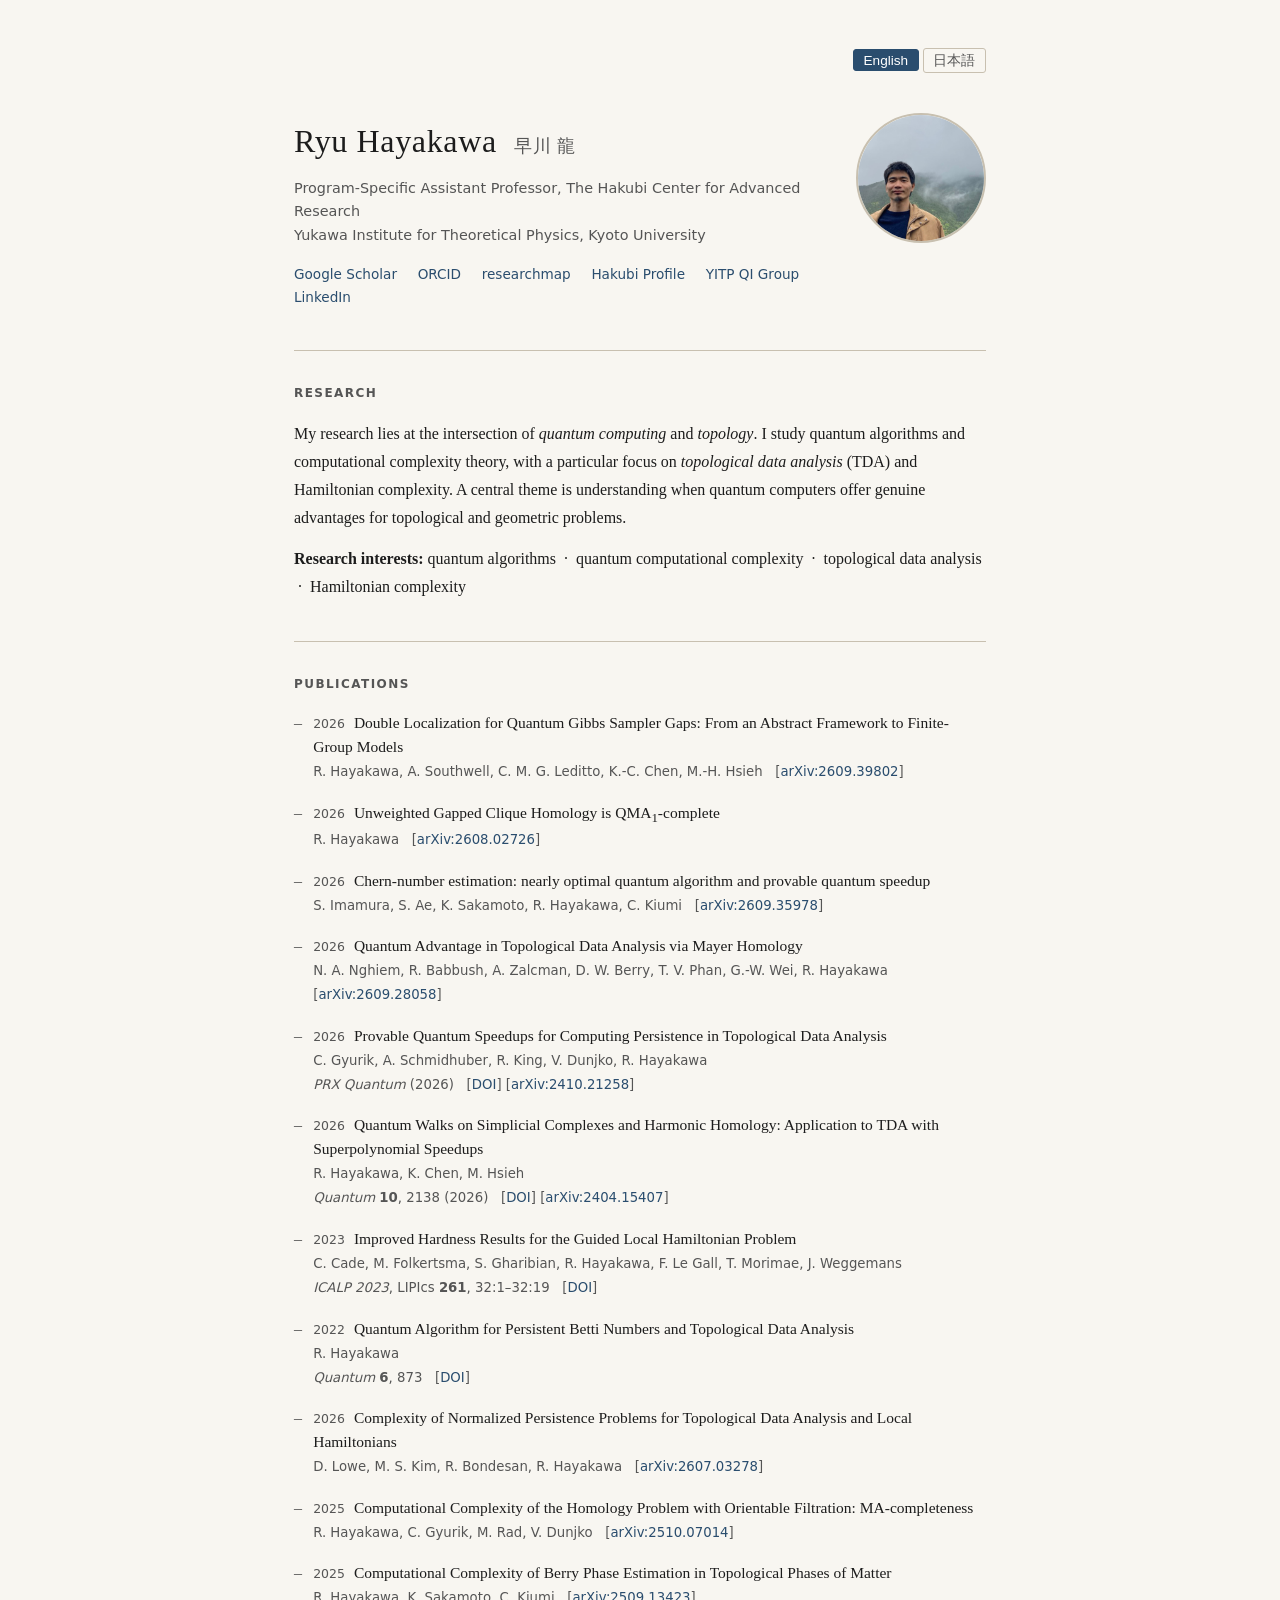
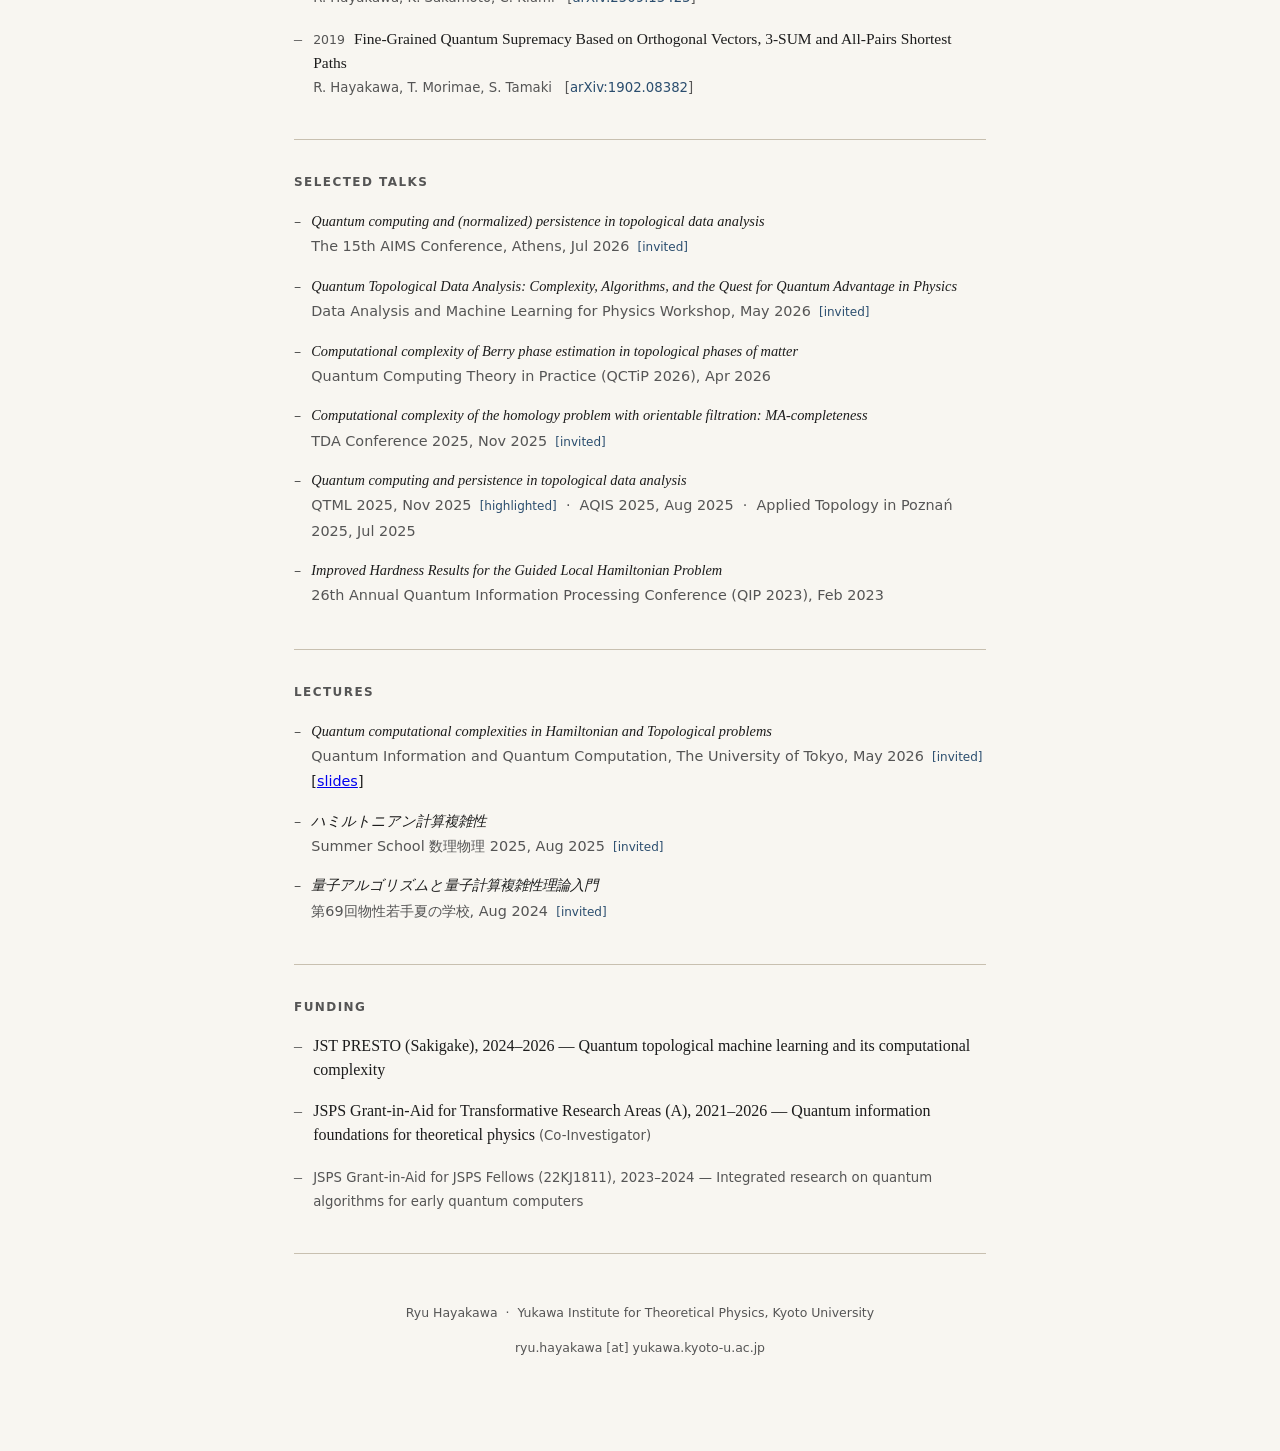
<file: index.html>
<!DOCTYPE html>
<html lang="en">
<head>
  <meta charset="UTF-8">
  <meta name="viewport" content="width=device-width, initial-scale=1.0">
  <title>Ryu Hayakawa</title>
  <script async src="https://www.googletagmanager.com/gtag/js?id=G-Q1CZWDJTP2"></script>
  <script>
    window.dataLayer = window.dataLayer || [];
    function gtag(){dataLayer.push(arguments);}
    gtag('js', new Date());
    gtag('config', 'G-Q1CZWDJTP2');
  </script>
  <link rel="icon" href="data:image/svg+xml,<svg xmlns='http://www.w3.org/2000/svg' viewBox='0 0 100 100'><rect width='100' height='100' rx='12' fill='%232a4d6e'/><text x='50' y='68' font-family='Georgia,serif' font-size='42' font-weight='bold' fill='%23f8f6f1' text-anchor='middle'>RH</text></svg>">
  <style>
    :root {
      --bg: #f8f6f1;
      --text: #1c1c1c;
      --muted: #555;
      --accent: #2a4d6e;
      --rule: #c8c0b0;
      --link: #2a4d6e;
    }

    * { box-sizing: border-box; margin: 0; padding: 0; }

    body {
      background: var(--bg);
      color: var(--text);
      font-family: Georgia, "Times New Roman", serif;
      font-size: 16px;
      line-height: 1.75;
      max-width: 740px;
      margin: 0 auto;
      padding: 3rem 1.5rem 5rem;
    }

    /* ── Language toggle ── */
    #lang-toggle {
      text-align: right;
      margin-bottom: 2.5rem;
      font-family: system-ui, sans-serif;
      font-size: 0.85rem;
    }
    #lang-toggle button {
      background: none;
      border: 1px solid var(--rule);
      padding: 0.2em 0.7em;
      cursor: pointer;
      font-size: 0.85rem;
      border-radius: 3px;
      color: var(--muted);
    }
    #lang-toggle button.active {
      background: var(--accent);
      color: #fff;
      border-color: var(--accent);
    }

    /* ── Header ── */
    header { margin-bottom: 2.5rem; }
    header h1 {
      font-size: 2rem;
      font-weight: normal;
      letter-spacing: 0.02em;
      margin-bottom: 0.3rem;
    }
    header h1 span.jp { font-size: 1.1rem; color: var(--muted); margin-left: 0.5em; }
    header .photo {
      float: right;
      margin: 0 0 1rem 2rem;
    }
    header .photo img {
      width: 130px;
      height: 130px;
      border-radius: 50%;
      object-fit: cover;
      border: 2px solid var(--rule);
    }
    header .affil {
      font-family: system-ui, sans-serif;
      font-size: 0.9rem;
      color: var(--muted);
      line-height: 1.6;
      margin-top: 0.5rem;
    }
    header .links {
      margin-top: 1rem;
      font-family: system-ui, sans-serif;
      font-size: 0.85rem;
    }
    header .links a { color: var(--link); text-decoration: none; margin-right: 1.2em; }
    header .links a:hover { text-decoration: underline; }

    hr { border: none; border-top: 1px solid var(--rule); margin: 2rem 0; }

    /* ── Sections ── */
    section { margin-bottom: 2.5rem; }
    h2 {
      font-size: 0.75rem;
      font-family: system-ui, sans-serif;
      letter-spacing: 0.12em;
      text-transform: uppercase;
      color: var(--muted);
      margin-bottom: 1rem;
    }

    p { margin-bottom: 0.8rem; }

    /* ── Publications ── */
    .pub-list { list-style: none; }
    .pub-list li {
      margin-bottom: 1.1rem;
      padding-left: 1.2em;
      position: relative;
      line-height: 1.5;
    }
    .pub-list li::before {
      content: "–";
      position: absolute;
      left: 0;
      color: var(--muted);
    }
    .pub-list .title {
      font-family: Georgia, "Times New Roman", serif;
      font-size: 15.5px;
      font-style: normal;
      font-weight: normal;
    }
    .pub-list .meta {
      font-family: system-ui, sans-serif;
      font-size: 0.83rem;
      color: var(--muted);
    }
    .pub-list a { color: var(--link); text-decoration: none; }
    .pub-list a:hover { text-decoration: underline; }
    .pub-year {
      font-family: system-ui, sans-serif;
      font-size: 0.78rem;
      color: var(--muted);
      margin-right: 0.4em;
    }

    /* ── Talks ── */
    .talk-list { list-style: none; }
    .talk-list li {
      margin-bottom: 0.9rem;
      padding-left: 1.2em;
      position: relative;
      font-family: system-ui, sans-serif;
      font-size: 0.9rem;
    }
    .talk-list li::before {
      content: "–";
      position: absolute;
      left: 0;
      color: var(--muted);
    }
    .talk-list .talk-title { font-style: italic; font-family: Georgia, serif; }
    .talk-list .talk-venue { color: var(--muted); }
    .talk-invited { font-size: 0.75rem; color: var(--accent); margin-left: 0.3em; }

    /* ── Language switching ── */
    [data-lang="ja"] { display: none; }
    body.ja [data-lang="en"] { display: none; }
    body.ja [data-lang="ja"] { display: initial; }
    body.ja p[data-lang="ja"],
    body.ja li[data-lang="ja"],
    body.ja span[data-lang="ja"] { display: block; }
    body.ja span[data-lang="ja"] { display: inline; }

    /* ── Footer ── */
    footer {
      font-family: system-ui, sans-serif;
      font-size: 0.78rem;
      color: var(--muted);
      margin-top: 3rem;
      text-align: center;
    }
  </style>
</head>
<body>

<div id="lang-toggle">
  <button id="btn-en" class="active" onclick="setLang('en')">English</button>
  <button id="btn-ja" onclick="setLang('ja')">日本語</button>
</div>

<!-- ══ Header ══ -->
<header>
  <div class="photo"><img src="photo.jpg" alt="Ryu Hayakawa"></div>
  <h1>Ryu Hayakawa <span class="jp">早川 龍</span></h1>
  <div class="affil">
    <span data-lang="en">
      Program-Specific Assistant Professor, The Hakubi Center for Advanced Research<br>
      Yukawa Institute for Theoretical Physics, Kyoto University
    </span>
    <span data-lang="ja">
      京都大学 白眉センター 特定助教<br>
      受入先：基礎物理学研究所
    </span>
  </div>
  <div class="links">
    <a href="https://scholar.google.com/citations?user=KYRQmgQAAAAJ" target="_blank">Google Scholar</a>
    <a href="https://orcid.org/0000-0002-5403-1342" target="_blank">ORCID</a>
    <a href="https://researchmap.jp/ryuhayakawa" target="_blank">researchmap</a>
    <a href="https://www.hakubi.kyoto-u.ac.jp/mem/hayakawa/" target="_blank">Hakubi Profile</a>
    <a href="https://www.yukawa.kyoto-u.ac.jp/contents/labs/quantum_information" target="_blank">YITP QI Group</a>
    <a href="https://www.linkedin.com/in/ryu-hayakawa-19266b3bb/" target="_blank">LinkedIn</a>
  </div>
</header>

<hr>

<!-- ══ Research ══ -->
<section id="research">
  <h2>Research</h2>
  <p data-lang="en">
    My research lies at the intersection of <em>quantum computing</em> and <em>topology</em>.
    I study quantum algorithms and computational complexity theory, with a particular focus on
    <em>topological data analysis</em> (TDA) and Hamiltonian complexity.
    A central theme is understanding when quantum computers offer genuine advantages for
    topological and geometric problems.
  </p>
  <p data-lang="ja">
    量子計算とトポロジーの融合領域を研究しています。
    量子アルゴリズム・計算複雑性理論を中心に、特に<em>位相的データ解析</em>（TDA）への
    量子計算の応用とハミルトニアン計算複雑性を研究しています。
  </p>
  <p data-lang="en" style="margin-top:0.5rem;">
    <strong>Research interests:</strong>
    quantum algorithms &nbsp;·&nbsp;
    quantum computational complexity &nbsp;·&nbsp;
    topological data analysis &nbsp;·&nbsp;
    Hamiltonian complexity
  </p>
  <p data-lang="ja" style="margin-top:0.5rem;">
    <strong>研究テーマ：</strong>
    量子アルゴリズム &nbsp;·&nbsp;
    量子計算複雑性 &nbsp;·&nbsp;
    位相的データ解析 &nbsp;·&nbsp;
    ハミルトニアン計算複雑性
  </p>
</section>

<hr>

<!-- ══ Publications ══ -->
<section id="publications">
  <h2>Publications</h2>

  <ul class="pub-list">

    <!-- Recent preprints: featured order -->
    <li>
      <span class="pub-year">2026</span>
      <span class="title">Double Localization for Quantum Gibbs Sampler Gaps: From an Abstract Framework to Finite-Group Models</span><br>
      <span class="meta">
        R. Hayakawa, A. Southwell, C. M. G. Leditto, K.-C. Chen, M.-H. Hsieh &nbsp;
        [<a href="https://arxiv.org/abs/2609.39802" target="_blank">arXiv:2609.39802</a>]
      </span>
    </li>

    <li>
      <span class="pub-year">2026</span>
      <span class="title">Unweighted Gapped Clique Homology is QMA<sub>1</sub>-complete</span><br>
      <span class="meta">
        R. Hayakawa &nbsp;
        [<a href="https://arxiv.org/abs/2608.02726" target="_blank">arXiv:2608.02726</a>]
      </span>
    </li>

    <li>
      <span class="pub-year">2026</span>
      <span class="title">Chern-number estimation: nearly optimal quantum algorithm and provable quantum speedup</span><br>
      <span class="meta">
        S. Imamura, S. Ae, K. Sakamoto, R. Hayakawa, C. Kiumi &nbsp;
        [<a href="https://arxiv.org/abs/2609.35978" target="_blank">arXiv:2609.35978</a>]
      </span>
    </li>

    <li>
      <span class="pub-year">2026</span>
      <span class="title">Quantum Advantage in Topological Data Analysis via Mayer Homology</span><br>
      <span class="meta">
        N. A. Nghiem, R. Babbush, A. Zalcman, D. W. Berry, T. V. Phan, G.-W. Wei, R. Hayakawa &nbsp;
        [<a href="https://arxiv.org/abs/2609.28058" target="_blank">arXiv:2609.28058</a>]
      </span>
    </li>

    <!-- Peer-reviewed -->
    <li>
      <span class="pub-year">2026</span>
      <span class="title">Provable Quantum Speedups for Computing Persistence in Topological Data Analysis</span><br>
      <span class="meta">
        C. Gyurik, A. Schmidhuber, R. King, V. Dunjko, R. Hayakawa<br>
        <em>PRX Quantum</em> (2026) &nbsp;
        [<a href="https://doi.org/10.1103/gvys-hl8h" target="_blank">DOI</a>]
        [<a href="https://arxiv.org/abs/2410.21258" target="_blank">arXiv:2410.21258</a>]
      </span>
    </li>

    <li>
      <span class="pub-year">2026</span>
      <span class="title">Quantum Walks on Simplicial Complexes and Harmonic Homology: Application to TDA with Superpolynomial Speedups</span><br>
      <span class="meta">
        R. Hayakawa, K. Chen, M. Hsieh<br>
        <em>Quantum</em> <strong>10</strong>, 2138 (2026) &nbsp;
        [<a href="https://doi.org/10.22331/q-2026-06-15-2138" target="_blank">DOI</a>]
        [<a href="https://arxiv.org/abs/2404.15407" target="_blank">arXiv:2404.15407</a>]
      </span>
    </li>

    <li>
      <span class="pub-year">2023</span>
      <span class="title">Improved Hardness Results for the Guided Local Hamiltonian Problem</span><br>
      <span class="meta">
        C. Cade, M. Folkertsma, S. Gharibian, R. Hayakawa, F. Le Gall, T. Morimae, J. Weggemans<br>
        <em>ICALP 2023</em>, LIPIcs <strong>261</strong>, 32:1–32:19 &nbsp;
        [<a href="https://doi.org/10.4230/LIPIcs.ICALP.2023.32" target="_blank">DOI</a>]
      </span>
    </li>

    <li>
      <span class="pub-year">2022</span>
      <span class="title">Quantum Algorithm for Persistent Betti Numbers and Topological Data Analysis</span><br>
      <span class="meta">
        R. Hayakawa<br>
        <em>Quantum</em> <strong>6</strong>, 873 &nbsp;
        [<a href="https://doi.org/10.22331/q-2022-12-07-873" target="_blank">DOI</a>]
      </span>
    </li>

    <!-- Earlier preprints -->

    <li>
      <span class="pub-year">2026</span>
      <span class="title">Complexity of Normalized Persistence Problems for Topological Data Analysis and Local Hamiltonians</span><br>
      <span class="meta">
        D. Lowe, M. S. Kim, R. Bondesan, R. Hayakawa &nbsp;
        [<a href="https://arxiv.org/abs/2607.03278" target="_blank">arXiv:2607.03278</a>]
      </span>
    </li>

    <li>
      <span class="pub-year">2025</span>
      <span class="title">Computational Complexity of the Homology Problem with Orientable Filtration: MA-completeness</span><br>
      <span class="meta">
        R. Hayakawa, C. Gyurik, M. Rad, V. Dunjko &nbsp;
        [<a href="https://arxiv.org/abs/2510.07014" target="_blank">arXiv:2510.07014</a>]
      </span>
    </li>

    <li>
      <span class="pub-year">2025</span>
      <span class="title">Computational Complexity of Berry Phase Estimation in Topological Phases of Matter</span><br>
      <span class="meta">
        R. Hayakawa, K. Sakamoto, C. Kiumi &nbsp;
        [<a href="https://arxiv.org/abs/2509.13423" target="_blank">arXiv:2509.13423</a>]
      </span>
    </li>

    <li>
      <span class="pub-year">2019</span>
      <span class="title">Fine-Grained Quantum Supremacy Based on Orthogonal Vectors, 3-SUM and All-Pairs Shortest Paths</span><br>
      <span class="meta">
        R. Hayakawa, T. Morimae, S. Tamaki &nbsp;
        [<a href="https://arxiv.org/abs/1902.08382" target="_blank">arXiv:1902.08382</a>]
      </span>
    </li>

  </ul>
</section>

<hr>

<!-- ══ Talks ══ -->
<section id="talks">
  <h2>Selected Talks</h2>
  <ul class="talk-list">

    <li>
      <span class="talk-title">Quantum computing and (normalized) persistence in topological data analysis</span><br>
      <span class="talk-venue">The 15th AIMS Conference, Athens, Jul 2026 <span class="talk-invited">[invited]</span></span>
    </li>

    <li>
      <span class="talk-title">Quantum Topological Data Analysis: Complexity, Algorithms, and the Quest for Quantum Advantage in Physics</span><br>
      <span class="talk-venue">Data Analysis and Machine Learning for Physics Workshop, May 2026 <span class="talk-invited">[invited]</span></span>
    </li>

    <li>
      <span class="talk-title">Computational complexity of Berry phase estimation in topological phases of matter</span><br>
      <span class="talk-venue">Quantum Computing Theory in Practice (QCTiP 2026), Apr 2026</span>
    </li>

    <li>
      <span class="talk-title">Computational complexity of the homology problem with orientable filtration: MA-completeness</span><br>
      <span class="talk-venue">TDA Conference 2025, Nov 2025 <span class="talk-invited">[invited]</span></span>
    </li>

    <li>
      <span class="talk-title">Quantum computing and persistence in topological data analysis</span><br>
      <span class="talk-venue">QTML 2025, Nov 2025 <span class="talk-invited">[highlighted]</span> &nbsp;·&nbsp; AQIS 2025, Aug 2025 &nbsp;·&nbsp; Applied Topology in Poznań 2025, Jul 2025</span>
    </li>

    <li>
      <span class="talk-title">Improved Hardness Results for the Guided Local Hamiltonian Problem</span><br>
      <span class="talk-venue">26th Annual Quantum Information Processing Conference (QIP 2023), Feb 2023</span>
    </li>

  </ul>
</section>

<hr>

<!-- ══ Teaching ══ -->
<section id="teaching">
  <h2>Lectures</h2>
  <ul class="talk-list">

    <li>
      <span class="talk-title">Quantum computational complexities in Hamiltonian and Topological problems</span><br>
      <span class="talk-venue">Quantum Information and Quantum Computation, The University of Tokyo, May 2026 <span class="talk-invited">[invited]</span></span>
      <span class="meta">[<a href="slides/utokyo2026.pdf" target="_blank">slides</a>]</span>
    </li>

    <li>
      <span class="talk-title">ハミルトニアン計算複雑性</span><br>
      <span class="talk-venue">Summer School 数理物理 2025, Aug 2025 <span class="talk-invited">[invited]</span></span>
    </li>

    <li>
      <span class="talk-title">量子アルゴリズムと量子計算複雑性理論入門</span><br>
      <span class="talk-venue">第69回物性若手夏の学校, Aug 2024 <span class="talk-invited">[invited]</span></span>
    </li>

  </ul>
</section>

<hr>

<!-- ══ Funding ══ -->
<section id="funding">
  <h2 data-lang="en">Funding</h2>
  <h2 data-lang="ja" style="display:none;">競争的資金</h2>
  <ul class="pub-list">
    <li>
      <span data-lang="en">JST PRESTO (Sakigake), 2024–2026 — Quantum topological machine learning and its computational complexity</span>
      <span data-lang="ja">JST さきがけ（2024〜2026）：量子位相的機械学習法の開発と計算複雑性の解析</span>
    </li>
    <li>
      <span data-lang="en">JSPS Grant-in-Aid for Transformative Research Areas (A), 2021–2026 — Quantum information foundations for theoretical physics <span class="meta">(Co-Investigator)</span></span>
      <span data-lang="ja">科研費 学術変革領域研究(A)（2021〜2026）：理論物理学のための量子情報理論基礎 <span class="meta">（研究分担者）</span></span>
    </li>
    <li>
      <span data-lang="en" class="meta">JSPS Grant-in-Aid for JSPS Fellows (22KJ1811), 2023–2024 — Integrated research on quantum algorithms for early quantum computers</span>
      <span data-lang="ja" class="meta">科研費 特別研究員奨励費（22KJ1811、2023〜2024）：初期の量子計算機に向けた量子アルゴリズムの統合的な研究</span>
    </li>
  </ul>
</section>

<hr>

<!-- ══ Footer ══ -->
<footer>
  <p>Ryu Hayakawa &nbsp;·&nbsp; Yukawa Institute for Theoretical Physics, Kyoto University</p>
  <p style="margin-top:0.3rem;">ryu.hayakawa [at] yukawa.kyoto-u.ac.jp</p>
</footer>

<script>
  function setLang(lang) {
    document.body.classList.toggle('ja', lang === 'ja');
    document.getElementById('btn-en').classList.toggle('active', lang === 'en');
    document.getElementById('btn-ja').classList.toggle('active', lang === 'ja');
    document.documentElement.lang = lang;
  }
</script>

</body>
</html>
</file>
